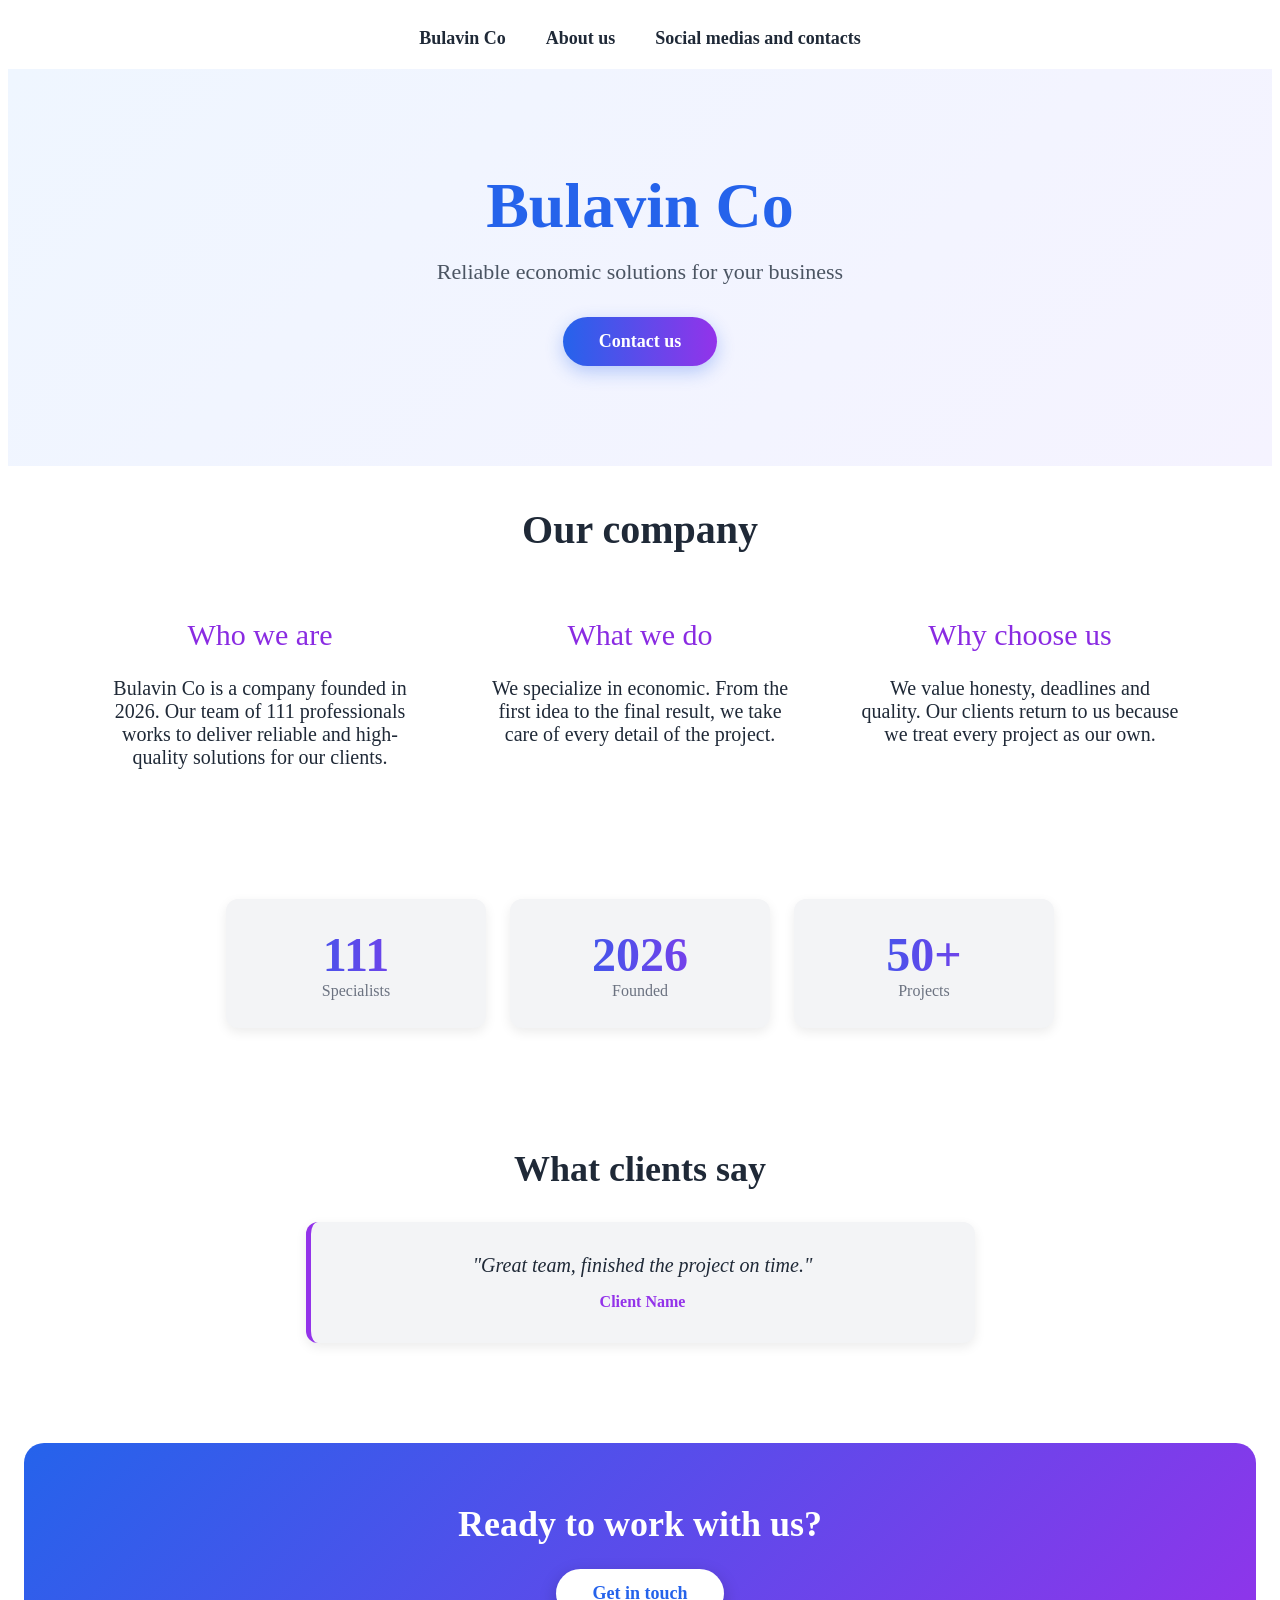
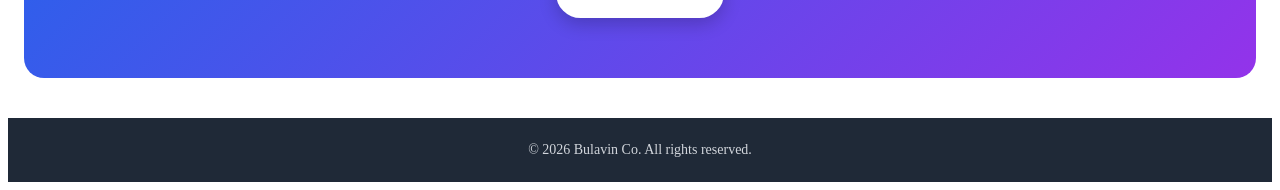
<file: index.html>
<!doctype html>
<html lang="en">
  <head>
    <meta charset="UTF-8" />
    <meta name="viewport" content="width=device-width, initial-scale=1.0" />
    <link rel="stylesheet" href="style.css" />
    <title>WEB</title>
  </head>
  <body>
    <header class="header">
      <section class="header-section">
        <nav class="header-nav">
          <ul class="header-ul">
            <li class="header-li">
              <a class="header-a" href="index.html">Bulavin Co</a>
            </li>
            <li class="header-li">
              <a class="header-a" href="about.html"> About us</a>
            </li>
            <li class="header-li">
              <a class="header-a" href="contacts.html"
                >Social medias and contacts</a
              >
            </li>
          </ul>
        </nav>
      </section>
    </header>
    <main class="main">
      <section class="hero">
        <h1 class="hero-title">Bulavin Co</h1>
        <p class="hero-text">Reliable economic solutions for your business</p>
        <a href="contacts.html" class="hero-btn">Contact us</a>
      </section>
      <section class="general">
        <h1 class="general-h1">Our company</h1>
        <ul class="general-ul">
          <li class="general-li">
            <h2 class="general-h2">Who we are</h2>
            <p class="general-p">
              Bulavin Co is a company founded in 2026. Our team of 111
              professionals works to deliver reliable and high-quality solutions
              for our clients.
            </p>
          </li>
          <li class="general-li">
            <h2 class="general-h2">What we do</h2>
            <p class="general-p">
              We specialize in economic. From the first idea to the final
              result, we take care of every detail of the project.
            </p>
          </li>
          <li class="general-li">
            <h2 class="general-h2">Why choose us</h2>
            <p class="general-p">
              We value honesty, deadlines and quality. Our clients return to us
              because we treat every project as our own.
            </p>
          </li>
        </ul>
      </section>
      <section class="stats">
  <ul class="stats-ul">
    <li class="stats-li">
      <span class="stats-number">111</span>
      <span class="stats-label">Specialists</span>
    </li>
    <li class="stats-li">
      <span class="stats-number">2026</span>
      <span class="stats-label">Founded</span>
    </li>
    <li class="stats-li">
      <span class="stats-number">50+</span>
      <span class="stats-label">Projects</span>
    </li>
  </ul>
</section>
      </section>
      <section class="reviews">
        <h2 class="reviews-h2">What clients say</h2>
        <blockquote class="review">
          <p>"Great team, finished the project on time."</p>
          <cite>Client Name</cite>
        </blockquote>
      </section>
      <section class="cta">
        <h2>Ready to work with us?</h2>
        <a href="contacts.html" class="hero-btn">Get in touch</a>
      </section>
    </main>
    <footer class="footer">
      <p class="footer-p">© 2026 Bulavin Co. All rights reserved.</p>
    </footer>
  </body>
</html>
</file>
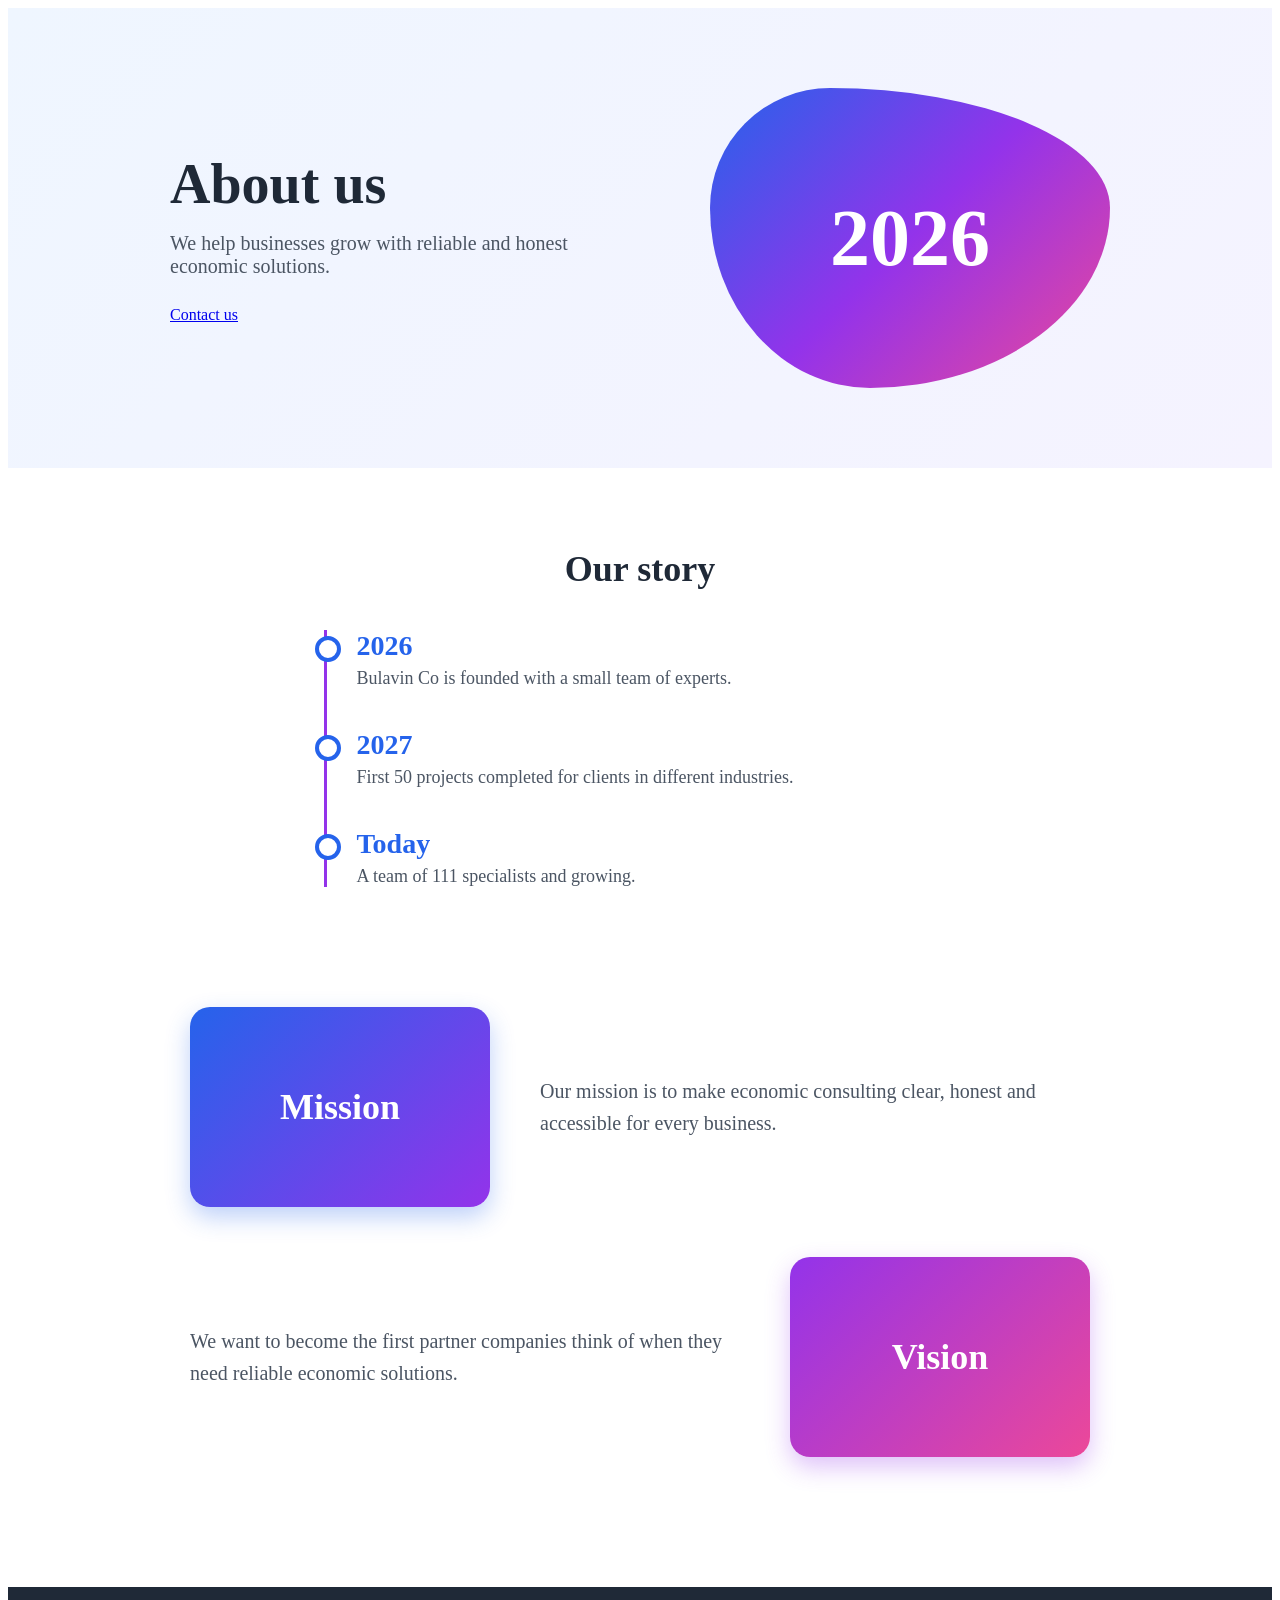
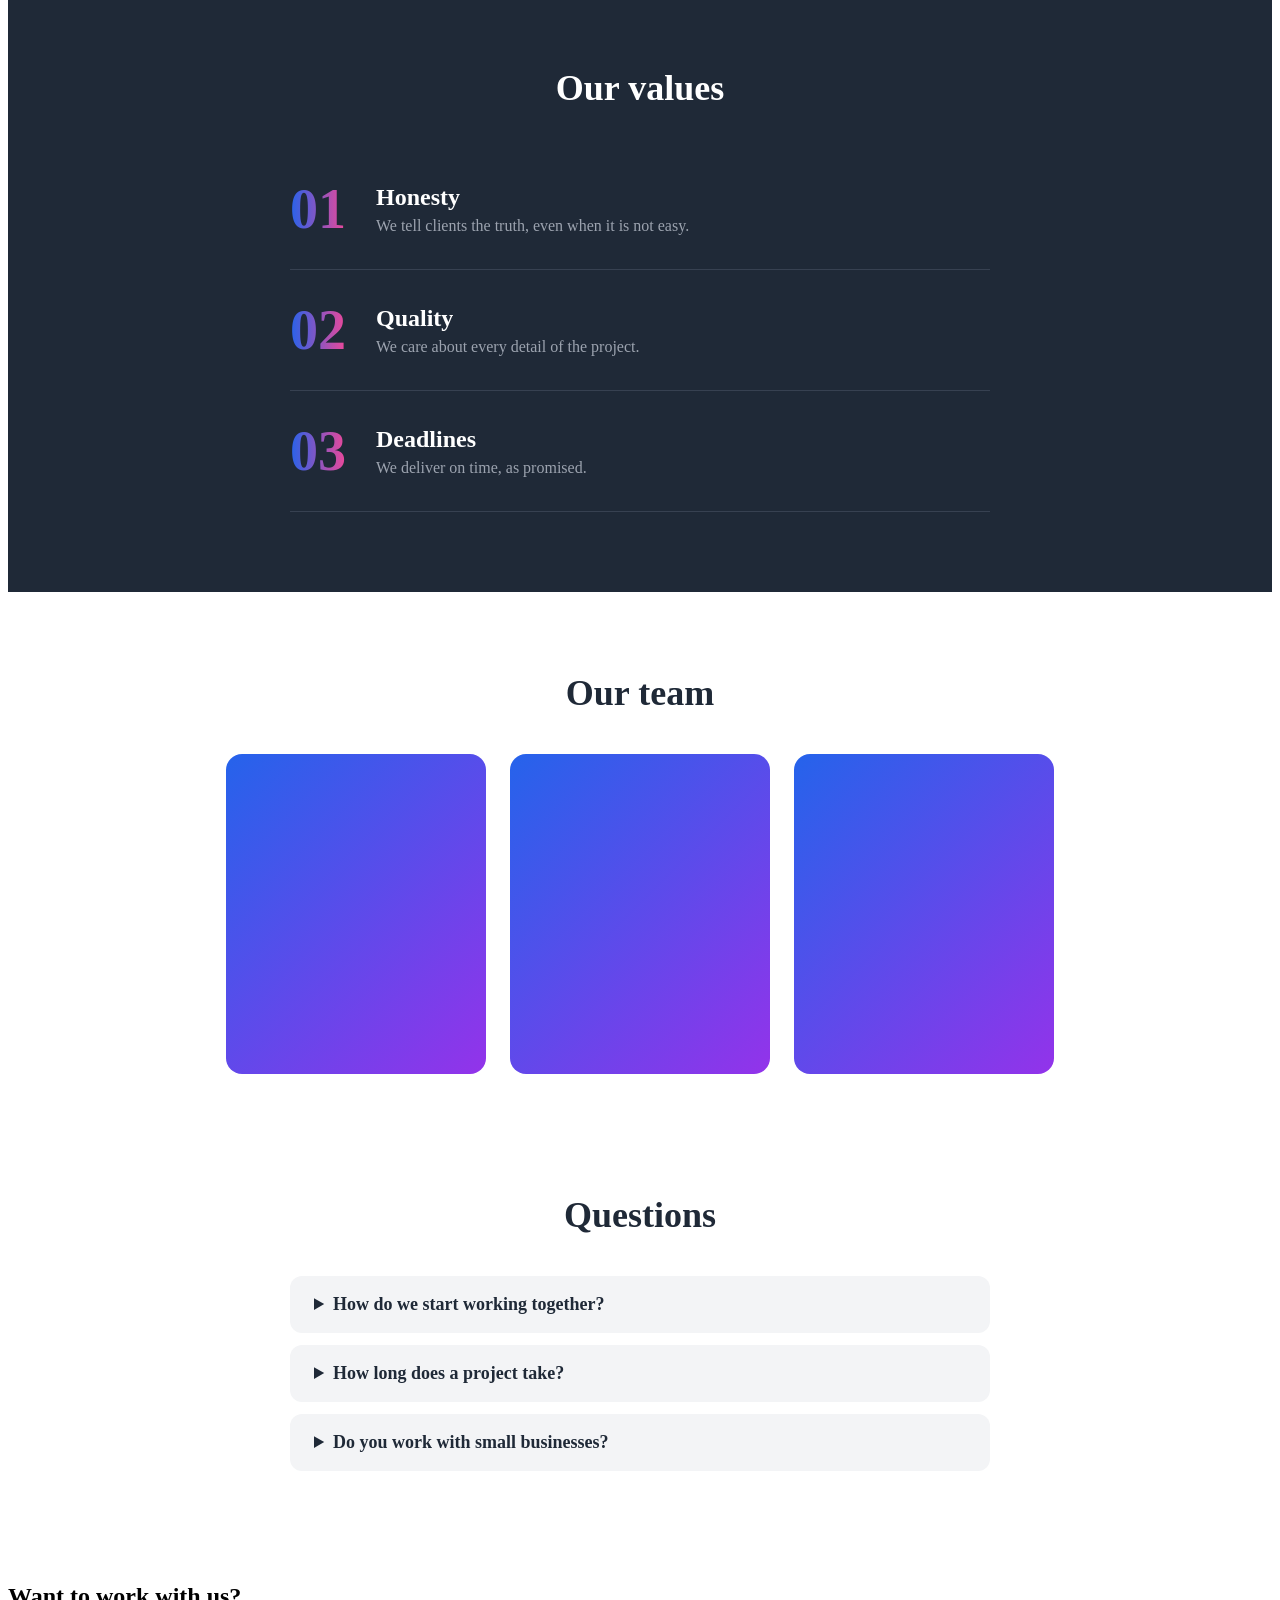
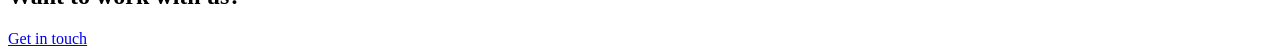
<file: about.html>
<!doctype html>
<html lang="en">
  <head>
    <meta charset="UTF-8" />
    <meta name="viewport" content="width=device-width, initial-scale=1.0" />
    <link rel="stylesheet" href="style2.css" />
    <title>WEB</title>
  </head>
  <body>
    <header></header>
    <main class="main">
      <!-- 1. Hero в две колонки -->
      <section class="about-hero">
        <div class="about-hero-text">
          <h1 class="about-title">About us</h1>
          <p class="about-text">
            We help businesses grow with reliable and honest economic solutions.
          </p>
          <a href="contacts.html" class="hero-btn">Contact us</a>
        </div>
        <div class="about-hero-visual">2026</div>
      </section>

      <!-- 2. Timeline -->
      <section class="timeline">
        <h2 class="section-title">Our story</h2>
        <ul class="timeline-ul">
          <li class="timeline-li">
            <span class="timeline-year">2026</span>
            <p>Bulavin Co is founded with a small team of experts.</p>
          </li>
          <li class="timeline-li">
            <span class="timeline-year">2027</span>
            <p>
              First 50 projects completed for clients in different industries.
            </p>
          </li>
          <li class="timeline-li">
            <span class="timeline-year">Today</span>
            <p>A team of 111 specialists and growing.</p>
          </li>
        </ul>
      </section>

      <!-- 3. Миссия и видение зигзагом -->
      <section class="zigzag">
        <div class="zigzag-row">
          <div class="zigzag-box">Mission</div>
          <p class="zigzag-text">
            Our mission is to make economic consulting clear, honest and
            accessible for every business.
          </p>
        </div>
        <div class="zigzag-row zigzag-row-reverse">
          <div class="zigzag-box zigzag-box-alt">Vision</div>
          <p class="zigzag-text">
            We want to become the first partner companies think of when they
            need reliable economic solutions.
          </p>
        </div>
      </section>

      <!-- 4. Ценности строками на тёмном фоне -->
      <section class="values">
        <h2 class="section-title values-title">Our values</h2>
        <ul class="values-ul">
          <li class="values-li">
            <span class="values-num">01</span>
            <div>
              <h3 class="values-h3">Honesty</h3>
              <p>We tell clients the truth, even when it is not easy.</p>
            </div>
          </li>
          <li class="values-li">
            <span class="values-num">02</span>
            <div>
              <h3 class="values-h3">Quality</h3>
              <p>We care about every detail of the project.</p>
            </div>
          </li>
          <li class="values-li">
            <span class="values-num">03</span>
            <div>
              <h3 class="values-h3">Deadlines</h3>
              <p>We deliver on time, as promised.</p>
            </div>
          </li>
        </ul>
      </section>

      <!-- 5. Команда -->
      <section class="team">
        <h2 class="section-title">Our team</h2>
        <ul class="team-ul">
          <li class="team-li">
            <div class="team-photo"></div>
            <div class="team-info">
              <h3 class="team-name">Name Surname</h3>
              <p class="team-role">CEO</p>
            </div>
          </li>
          <li class="team-li">
            <div class="team-photo"></div>
            <div class="team-info">
              <h3 class="team-name">Name Surname</h3>
              <p class="team-role">Lead economist</p>
            </div>
          </li>
          <li class="team-li">
            <div class="team-photo"></div>
            <div class="team-info">
              <h3 class="team-name">Name Surname</h3>
              <p class="team-role">Project manager</p>
            </div>
          </li>
        </ul>
      </section>

      <!-- 6. FAQ -->
      <section class="faq">
        <h2 class="section-title">Questions</h2>
        <details class="faq-item">
          <summary>How do we start working together?</summary>
          <p>
            Leave your contacts and we will call you within one business day.
          </p>
        </details>
        <details class="faq-item">
          <summary>How long does a project take?</summary>
          <p>
            It depends on the size of the project, usually from 2 to 8 weeks.
          </p>
        </details>
        <details class="faq-item">
          <summary>Do you work with small businesses?</summary>
          <p>Yes, we work with companies of any size.</p>
        </details>
      </section>

      <!-- 7. CTA -->
      <section class="cta">
        <h2>Want to work with us?</h2>
        <a href="contacts.html" class="hero-btn">Get in touch</a>
      </section>
    </main>
    <footer class="footer"></footer>
  </body>
</html>
</file>
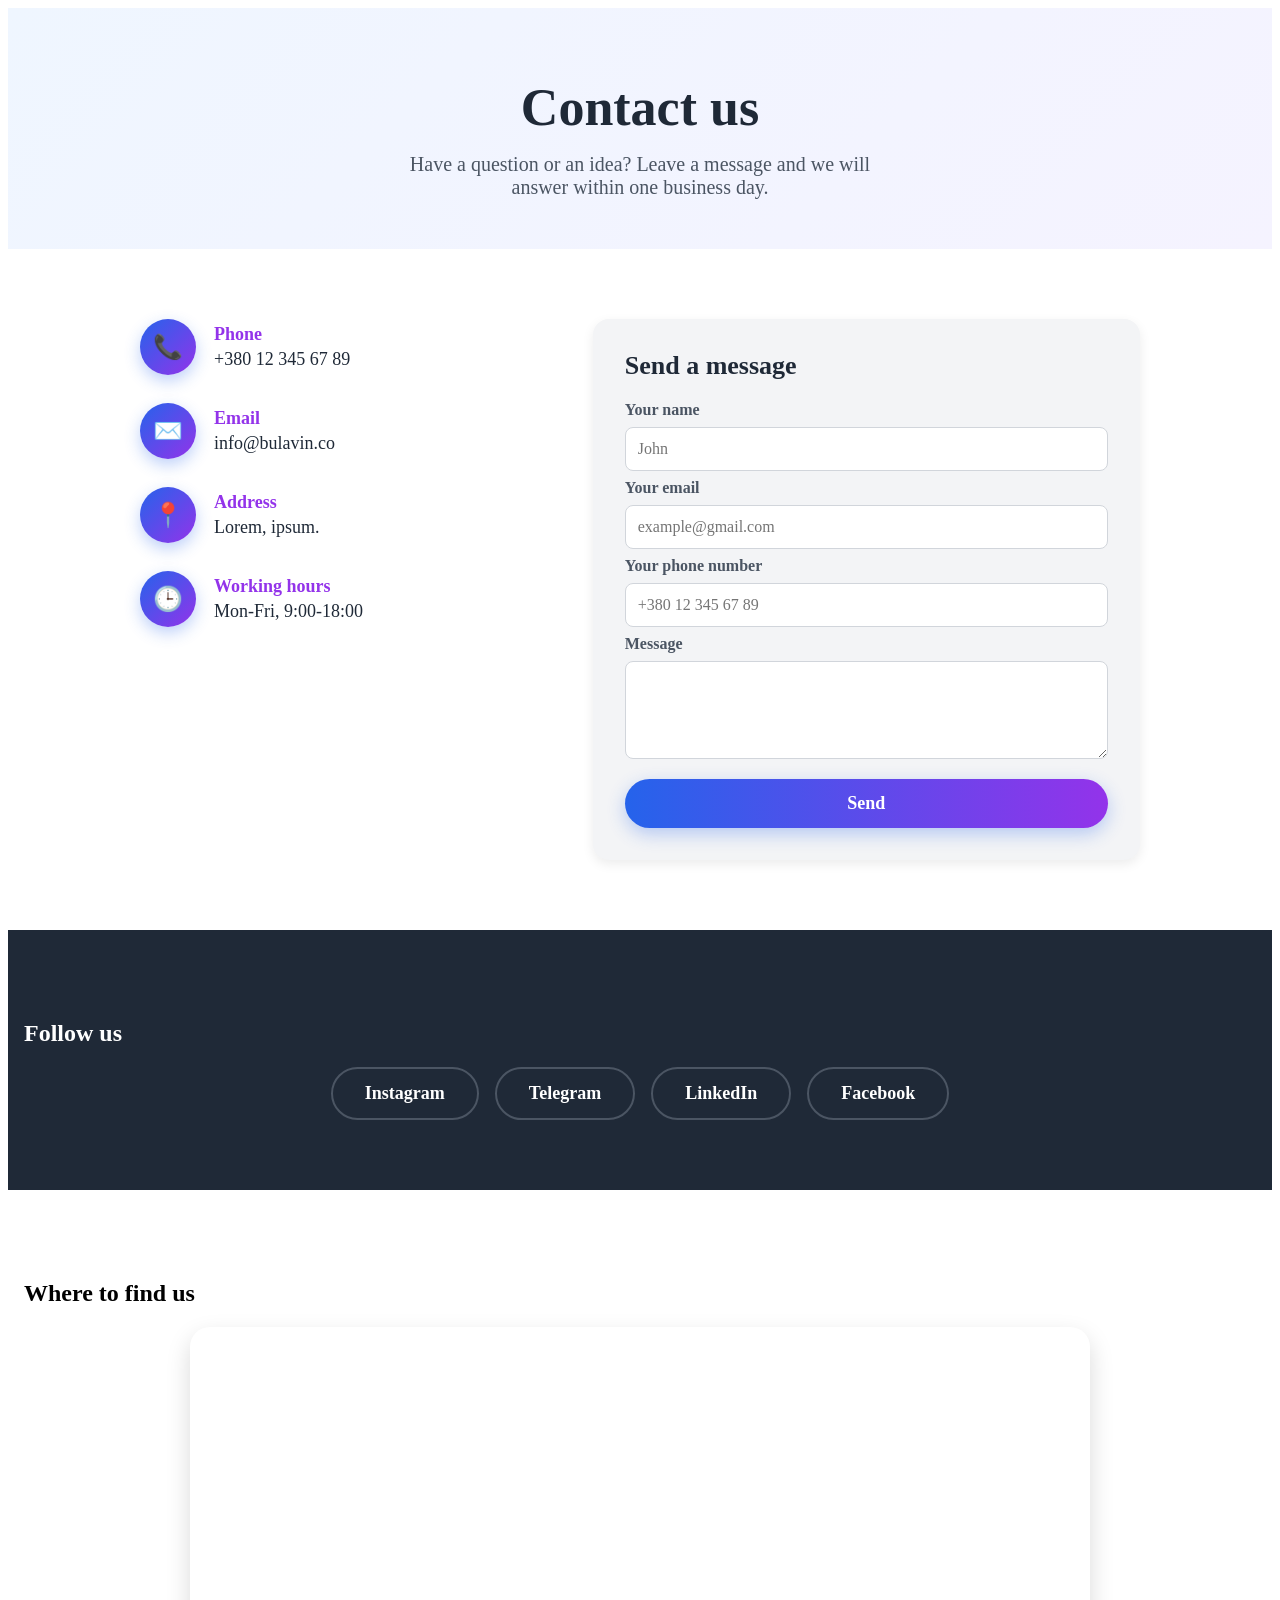
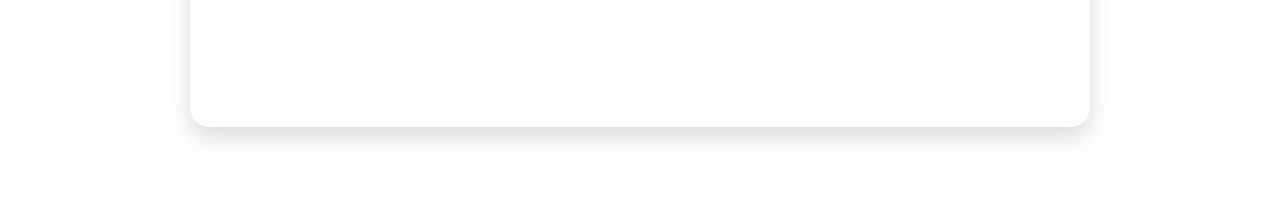
<file: contacts.html>
<!doctype html>
<html lang="en">
  <head>
    <meta charset="UTF-8" />
    <meta name="viewport" content="width=device-width, initial-scale=1.0" />
    <link rel="stylesheet" href="style3.css" />
    <title>WEB</title>
  </head>
  <body>
    <main class="main">
      <!-- 1. Заголовок -->
      <section class="contacts-hero">
        <h1 class="contacts-title">Contact us</h1>
        <p class="contacts-text">
          Have a question or an idea? Leave a message and we will answer within
          one business day.
        </p>
      </section>

      <!-- 2. Контакты + форма -->
      <section class="contacts">
        <div class="contacts-grid">
          <ul class="info-ul">
            <li class="info-li">
              <span class="info-icon">📞</span>
              <div>
                <h3 class="info-h3">Phone</h3>
                <a class="info-link" href="tel:+380123456789"
                  >+380 12 345 67 89</a
                >
              </div>
            </li>
            <li class="info-li">
              <span class="info-icon">✉️</span>
              <div>
                <h3 class="info-h3">Email</h3>
                <a class="info-link" href="mailto:info@bulavin.co"
                  >info@bulavin.co</a
                >
              </div>
            </li>
            <li class="info-li">
              <span class="info-icon">📍</span>
              <div>
                <h3 class="info-h3">Address</h3>
                <p class="info-p">Lorem, ipsum.</p>
              </div>
            </li>
            <li class="info-li">
              <span class="info-icon">🕒</span>
              <div>
                <h3 class="info-h3">Working hours</h3>
                <p class="info-p">Mon-Fri, 9:00-18:00</p>
              </div>
            </li>
          </ul>

          <form class="contact-form">
            <h2 class="form-title">Send a message</h2>

            <label for="name">Your name</label>
            <input
              type="text"
              id="name"
              name="name"
              placeholder="John"
              required
            />

            <label for="email">Your email</label>
            <input
              type="email"
              id="email"
              name="email"
              placeholder="example@gmail.com"
              required
            />

            <label for="phone">Your phone number</label>
            <input
              type="tel"
              id="phone"
              name="phone"
              placeholder="+380 12 345 67 89"
            />

            <label for="message">Message</label>
            <textarea id="message" name="message" rows="4"></textarea>

            <button type="submit">Send</button>
          </form>
        </div>
      </section>

      <!-- 3. Соцсети -->
      <section class="social">
        <h2 class="section-title">Follow us</h2>
        <ul class="social-ul">
          <li><a class="social-a" href="#">Instagram</a></li>
          <li><a class="social-a" href="#">Telegram</a></li>
          <li><a class="social-a" href="#">LinkedIn</a></li>
          <li><a class="social-a" href="#">Facebook</a></li>
        </ul>
      </section>

      <!-- 4. Карта -->
      <section class="map">
        <h2 class="section-title">Where to find us</h2>
        <iframe
          class="map-frame"
          src=""
          loading="lazy"
          title="Bulavin Co on the map"
        ></iframe>
      </section>
    </main>
  </body>
</html>
</file>
<file: style.css>
.general-h1 {
  text-align: center;
  font-size: 40px;
  font-weight: 700;
  color: #1f2937;
  margin: 40px 0;
}

/* .general-ul {
  text-align: center;
  margin-top: 70px;
  list-style: none;
} */
/* .general-h2 {
  font-size: 30px;
  font-weight: 400;
  color: blueviolet;
  font-family: "Arial", sans-serif;
} */

.general-h2 {
  text-align: center;
  opacity: 0;
  transform: translateY(30px);
  animation: fadeUp 0.8s ease forwards;
  font-size: 30px;
  font-weight: 400;
  color: blueviolet;
}

.general-li:nth-child(1) .general-h2 {
  animation-delay: 0.2s;
}

.general-li:nth-child(2) .general-h2 {
  animation-delay: 0.5s;
}

.general-li:nth-child(3) .general-h2 {
  animation-delay: 0.8s;
}

@keyframes fadeUp {
  to {
    opacity: 1;
    transform: translateY(0);
  }
}

.general-ul {
  list-style: none;
  margin: 0;
  padding: 0;
  display: flex;
  justify-content: center;
  gap: 60px;
  margin-bottom: 50px;
}

.general-li {
  flex: 1;
  max-width: 320px;
  text-align: center;
}
.general-p {
  font-size: 20px;
  font-weight: 400;
  color: #1f2937;
}
.header-ul {
  list-style: none;
  margin: 0;
  padding: 20px 0;
  display: flex;
  justify-content: center;
  align-items: center;
  gap: 40px;
}

.header-li a {
  position: relative;
  text-decoration: none;
  color: #1f2937;
  font-size: 18px;
  font-weight: 600;
  padding: 6px 0;
  transition:
    color 0.3s ease,
    transform 0.3s ease;
}
.header-li a::after {
  content: "";
  position: absolute;
  left: 50%;
  bottom: 0;
  width: 0;
  height: 3px;
  background: linear-gradient(90deg, #2563eb, #ec4899);
  border-radius: 2px;
  transform: translateX(-50%);
  transition: width 0.4s ease;
}

.header-li a:hover {
  color: #2563eb;
  transform: translateY(-3px);
}

.header-li a:hover::after {
  width: 100%;
}

@media (max-width: 600px) {
  .header-ul {
    flex-direction: column;
    gap: 16px;
  }
}

.header-a {
}

.hero {
  text-align: center;
  padding: 100px 16px;
  background: linear-gradient(135deg, #eff6ff, #f5f3ff);
}

.hero-title {
  margin: 0 0 16px;
  font-size: 64px;
  font-weight: 800;
  color: #2563eb;
  background-size: 300% 100%;
  -webkit-background-clip: text;
  background-clip: text;
  /* color: transparent; */
  /* animation: gradientMove 4s linear infinite; */
}

.hero-text {
  margin: 0 auto 32px;
  max-width: 560px;
  font-size: 22px;
  color: #4b5563;
}

.hero-btn {
  display: inline-block;
  padding: 14px 36px;
  font-size: 18px;
  font-weight: 600;
  text-decoration: none;
  color: #fff;
  background: linear-gradient(90deg, #2563eb, #9333ea);
  border-radius: 999px;
  box-shadow: 0 6px 18px rgba(37, 99, 235, 0.3);
  transition:
    transform 0.3s ease,
    box-shadow 0.3s ease;
}

.hero-btn:hover {
  transform: translateY(-4px);
  box-shadow: 0 12px 26px rgba(147, 51, 234, 0.4);
}

@keyframes gradientMove {
  to {
    background-position: 300% 0;
  }
}

/* ========== STATS ========== */
.stats {
  padding: 60px 16px;
}

.stats-ul {
  list-style: none;
  margin: 0;
  padding: 0;
  display: flex;
  justify-content: center;
  gap: 24px;
}

.stats-li {
  flex: 1;
  max-width: 220px;
  padding: 28px 20px;
  text-align: center;
  background: #f3f4f6;
  border-radius: 12px;
  box-shadow: 0 4px 12px rgba(0, 0, 0, 0.08);
  transition:
    transform 0.3s ease,
    box-shadow 0.3s ease;
}

.stats-li:hover {
  transform: translateY(-6px);
  box-shadow: 0 10px 24px rgba(37, 99, 235, 0.2);
}

.stats-number {
  display: block;
  font-size: 48px;
  font-weight: 800;
  background: linear-gradient(90deg, #2563eb, #9333ea);
  -webkit-background-clip: text;
  background-clip: text;
  color: transparent;
}

.stats-label {
  font-size: 16px;
  color: #6b7280;
}

/* ========== REVIEWS ========== */
.reviews {
  padding: 60px 16px;
  text-align: center;
}

.reviews-h2 {
  margin: 0 0 32px;
  font-size: 36px;
  font-weight: 700;
  color: #1f2937;
}

.review {
  max-width: 600px;
  margin: 0 auto;
  padding: 32px;
  background: #f3f4f6;
  border-left: 5px solid #9333ea;
  border-radius: 12px;
  box-shadow: 0 4px 12px rgba(0, 0, 0, 0.08);
}

.review p {
  margin: 0 0 16px;
  font-size: 20px;
  font-style: italic;
  color: #1f2937;
}

.review cite {
  font-size: 16px;
  font-weight: 600;
  font-style: normal;
  color: #9333ea;
}

/* ========== CTA ========== */
.cta {
  margin: 40px 16px;
  padding: 60px 16px;
  text-align: center;
  background: linear-gradient(135deg, #2563eb, #9333ea);
  border-radius: 20px;
}

.cta h2 {
  margin: 0 0 24px;
  font-size: 36px;
  font-weight: 700;
  color: #fff;
}

.cta .hero-btn {
  background: #fff;
  color: #2563eb;
  box-shadow: 0 6px 18px rgba(0, 0, 0, 0.2);
}

/* ========== FOOTER ========== */
.footer {
  padding: 24px 16px;
  text-align: center;
  background: #1f2937;
}

.footer-p {
  margin: 0;
  font-size: 14px;
  color: #d1d5db;
}

/* ========== MOBILE ========== */
@media (max-width: 768px) {
  .hero {
    padding: 60px 16px;
  }

  .hero-title {
    font-size: 40px;
  }

  .hero-text {
    font-size: 18px;
  }

  .stats-ul {
    flex-direction: column;
    align-items: center;
  }

  .stats-li {
    width: 100%;
  }

  .cta h2,
  .reviews-h2 {
    font-size: 28px;
  }
}

body {
  font-family: Georgia, "Times New Roman", Times, serif;
}
</file>
<file: style2.css>
.contact-form input,
.contact-form textarea {
  padding: 10px;
  border: 1px solid #ccc;
  border-radius: 6px;
  font-size: 16px;
}

.section-title {
  margin: 0 0 40px;
  text-align: center;
  font-size: 36px;
  font-weight: 700;
  color: #1f2937;
}

/* ========== 1. ABOUT HERO (2 колонки) ========== */
.about-hero {
  display: flex;
  align-items: center;
  justify-content: center;
  gap: 60px;
  padding: 80px 40px;
  background: linear-gradient(135deg, #eff6ff, #f5f3ff);
}

.about-hero-text {
  flex: 1;
  max-width: 480px;
}

.about-title {
  margin: 0 0 16px;
  font-size: 56px;
  font-weight: 800;
  color: #1f2937;
}

.about-text {
  margin: 0 0 28px;
  font-size: 20px;
  color: #4b5563;
}

.about-hero-visual {
  flex: 1;
  max-width: 400px;
  height: 300px;
  display: flex;
  align-items: center;
  justify-content: center;
  font-size: 80px;
  font-weight: 800;
  color: #fff;
  background: linear-gradient(135deg, #2563eb, #9333ea, #ec4899);
  border-radius: 30% 70% 60% 40% / 40% 40% 60% 60%;
  animation: blob 8s ease-in-out infinite;
}

@keyframes blob {
  50% {
    border-radius: 60% 40% 30% 70% / 60% 60% 40% 40%;
  }
}

/* ========== 2. TIMELINE ========== */
.timeline {
  padding: 80px 16px;
}

.timeline-ul {
  list-style: none;
  max-width: 600px;
  margin: 0 auto;
  padding: 0 0 0 30px;
  border-left: 3px solid #9333ea;
}

.timeline-li {
  position: relative;
  margin-bottom: 40px;
}

.timeline-li:last-child {
  margin-bottom: 0;
}

.timeline-li::before {
  content: "";
  position: absolute;
  left: -42px;
  top: 6px;
  width: 18px;
  height: 18px;
  background: #fff;
  border: 4px solid #2563eb;
  border-radius: 50%;
}

.timeline-year {
  font-size: 28px;
  font-weight: 800;
  color: #2563eb;
}

.timeline-li p {
  margin: 6px 0 0;
  font-size: 18px;
  color: #4b5563;
}

/* ========== 3. ZIGZAG ========== */
.zigzag {
  padding: 40px 40px 80px;
}

.zigzag-row {
  display: flex;
  align-items: center;
  justify-content: center;
  gap: 50px;
  max-width: 900px;
  margin: 0 auto 50px;
}

.zigzag-row-reverse {
  flex-direction: row-reverse;
}

.zigzag-box {
  flex: 0 0 300px;
  height: 200px;
  display: flex;
  align-items: center;
  justify-content: center;
  font-size: 36px;
  font-weight: 800;
  color: #fff;
  background: linear-gradient(135deg, #2563eb, #9333ea);
  border-radius: 20px;
  box-shadow: 0 10px 24px rgba(37, 99, 235, 0.3);
}

.zigzag-box-alt {
  background: linear-gradient(135deg, #9333ea, #ec4899);
  box-shadow: 0 10px 24px rgba(147, 51, 234, 0.3);
}

.zigzag-text {
  font-size: 20px;
  line-height: 1.6;
  color: #4b5563;
}

/* ========== 4. VALUES (тёмный фон, строки) ========== */
.values {
  padding: 80px 16px;
  background: #1f2937;
}

.values-title {
  color: #fff;
}

.values-ul {
  list-style: none;
  max-width: 700px;
  margin: 0 auto;
  padding: 0;
}

.values-li {
  display: flex;
  align-items: center;
  gap: 30px;
  padding: 28px 0;
  border-bottom: 1px solid #374151;
  transition: padding-left 0.3s ease;
}

.values-li:hover {
  padding-left: 16px;
}

.values-num {
  font-size: 56px;
  font-weight: 800;
  background: linear-gradient(90deg, #2563eb, #ec4899);
  -webkit-background-clip: text;
  background-clip: text;
  color: transparent;
}

.values-h3 {
  margin: 0 0 6px;
  font-size: 24px;
  color: #fff;
}

.values-li p {
  margin: 0;
  color: #9ca3af;
}

/* ========== 5. TEAM ========== */
.team {
  padding: 80px 16px;
}

.team-ul {
  list-style: none;
  margin: 0;
  padding: 0;
  display: flex;
  justify-content: center;
  gap: 24px;
}

.team-li {
  position: relative;
  width: 260px;
  height: 320px;
  overflow: hidden;
  border-radius: 16px;
  background: linear-gradient(135deg, #2563eb, #9333ea);
}

.team-photo {
  width: 100%;
  height: 100%;
  object-fit: cover;
  /* позже замените на <img> с фото */
}

.team-info {
  position: absolute;
  left: 0;
  right: 0;
  bottom: 0;
  padding: 20px;
  text-align: center;
  background: rgba(31, 41, 55, 0.85);
  transform: translateY(100%);
  transition: transform 0.4s ease;
}

.team-li:hover .team-info {
  transform: translateY(0);
}

.team-name {
  margin: 0 0 4px;
  font-size: 20px;
  color: #fff;
}

.team-role {
  margin: 0;
  color: #d1d5db;
}

/* ========== 6. FAQ ========== */
.faq {
  max-width: 700px;
  margin: 0 auto;
  padding: 40px 16px 80px;
}

.faq-item {
  margin-bottom: 12px;
  padding: 18px 24px;
  background: #f3f4f6;
  border-radius: 12px;
}

.faq-item summary {
  font-size: 18px;
  font-weight: 600;
  color: #1f2937;
  cursor: pointer;
}

.faq-item[open] summary {
  color: #9333ea;
}

.faq-item p {
  margin: 12px 0 0;
  color: #4b5563;
}

/* ========== MOBILE ========== */
@media (max-width: 768px) {
  .about-hero,
  .zigzag-row,
  .zigzag-row-reverse {
    flex-direction: column;
    padding-left: 16px;
    padding-right: 16px;
  }

  .about-title {
    font-size: 38px;
  }

  .about-hero-visual {
    width: 100%;
    height: 200px;
    font-size: 56px;
  }

  .zigzag-box {
    flex: none;
    width: 100%;
  }

  .values-num {
    font-size: 40px;
  }

  .team-ul {
    flex-direction: column;
    align-items: center;
  }
}
body {
  font-family: Georgia, "Times New Roman", Times, serif;
}
</file>
<file: style3.css>
/* ========== CONTACTS HERO ========== */
.contacts-hero {
  text-align: center;
  padding: 70px 16px 50px;
  background: linear-gradient(135deg, #eff6ff, #f5f3ff);
}

.contacts-title {
  margin: 0 0 16px;
  font-size: 52px;
  font-weight: 800;
  color: #1f2937;
}

.contacts-text {
  margin: 0 auto;
  max-width: 520px;
  font-size: 20px;
  color: #4b5563;
}

/* ========== КОНТАКТЫ + ФОРМА ========== */
.contacts {
  padding: 70px 16px;
}

.contacts-grid {
  display: flex;
  align-items: flex-start;
  justify-content: center;
  gap: 50px;
  max-width: 1000px;
  margin: 0 auto;
}

.info-ul {
  flex: 1;
  list-style: none;
  margin: 0;
  padding: 0;
}

.info-li {
  display: flex;
  align-items: center;
  gap: 18px;
  margin-bottom: 28px;
}

.info-icon {
  flex: 0 0 56px;
  height: 56px;
  display: flex;
  align-items: center;
  justify-content: center;
  font-size: 24px;
  background: linear-gradient(135deg, #2563eb, #9333ea);
  border-radius: 50%;
  box-shadow: 0 6px 16px rgba(37, 99, 235, 0.3);
  transition: transform 0.3s ease;
}

.info-li:hover .info-icon {
  transform: scale(1.12) rotate(-8deg);
}

.info-h3 {
  margin: 0 0 4px;
  font-size: 18px;
  color: #9333ea;
}

.info-link,
.info-p {
  margin: 0;
  font-size: 18px;
  color: #1f2937;
  text-decoration: none;
}

.info-link:hover {
  color: #2563eb;
}

/* Форма */
.contact-form {
  flex: 1.2;
  display: flex;
  flex-direction: column;
  gap: 8px;
  padding: 32px;
  background: #f3f4f6;
  border-radius: 16px;
  box-shadow: 0 4px 12px rgba(0, 0, 0, 0.08);
}

.form-title {
  margin: 0 0 12px;
  font-size: 26px;
  color: #1f2937;
}

.contact-form label {
  font-weight: 600;
  color: #4b5563;
}

.contact-form input,
.contact-form textarea {
  padding: 12px;
  border: 1px solid #d1d5db;
  border-radius: 8px;
  font-size: 16px;
  font-family: inherit;
  transition:
    border-color 0.3s ease,
    box-shadow 0.3s ease;
}

.contact-form input:focus,
.contact-form textarea:focus {
  outline: none;
  border-color: #2563eb;
  box-shadow: 0 0 0 3px rgba(37, 99, 235, 0.2);
}

.contact-form button {
  margin-top: 12px;
  padding: 14px;
  border: none;
  border-radius: 999px;
  background: linear-gradient(90deg, #2563eb, #9333ea);
  color: #fff;
  font-size: 18px;
  font-weight: 600;
  font-family: inherit;
  cursor: pointer;
  box-shadow: 0 6px 18px rgba(37, 99, 235, 0.3);
  transition:
    transform 0.3s ease,
    box-shadow 0.3s ease;
}

.contact-form button:hover {
  transform: translateY(-3px);
  box-shadow: 0 12px 26px rgba(147, 51, 234, 0.4);
}

/* ========== СОЦСЕТИ ========== */
.social {
  padding: 70px 16px;
  background: #1f2937;
}

.social .section-title {
  color: #fff;
}

.social-ul {
  list-style: none;
  margin: 0;
  padding: 0;
  display: flex;
  flex-wrap: wrap;
  justify-content: center;
  gap: 16px;
}

.social-a {
  display: inline-block;
  padding: 14px 32px;
  font-size: 18px;
  font-weight: 600;
  text-decoration: none;
  color: #fff;
  border: 2px solid #4b5563;
  border-radius: 999px;
  transition:
    background 0.3s ease,
    border-color 0.3s ease,
    transform 0.3s ease;
}

.social-a:hover {
  background: linear-gradient(90deg, #2563eb, #9333ea);
  border-color: transparent;
  transform: translateY(-4px);
}

/* ========== КАРТА ========== */
.map {
  padding: 70px 16px;
}

.map-frame {
  display: block;
  width: 100%;
  max-width: 900px;
  height: 400px;
  margin: 0 auto;
  border: none;
  border-radius: 20px;
  box-shadow: 0 10px 24px rgba(0, 0, 0, 0.15);
}

/* ========== MOBILE ========== */
@media (max-width: 768px) {
  .contacts-title {
    font-size: 36px;
  }

  .contacts-grid {
    flex-direction: column;
  }

  .contact-form {
    width: 100%;
    box-sizing: border-box;
    padding: 24px;
  }

  .map-frame {
    height: 300px;
  }
}
body {
  font-family: Georgia, "Times New Roman", Times, serif;
}
</file>
